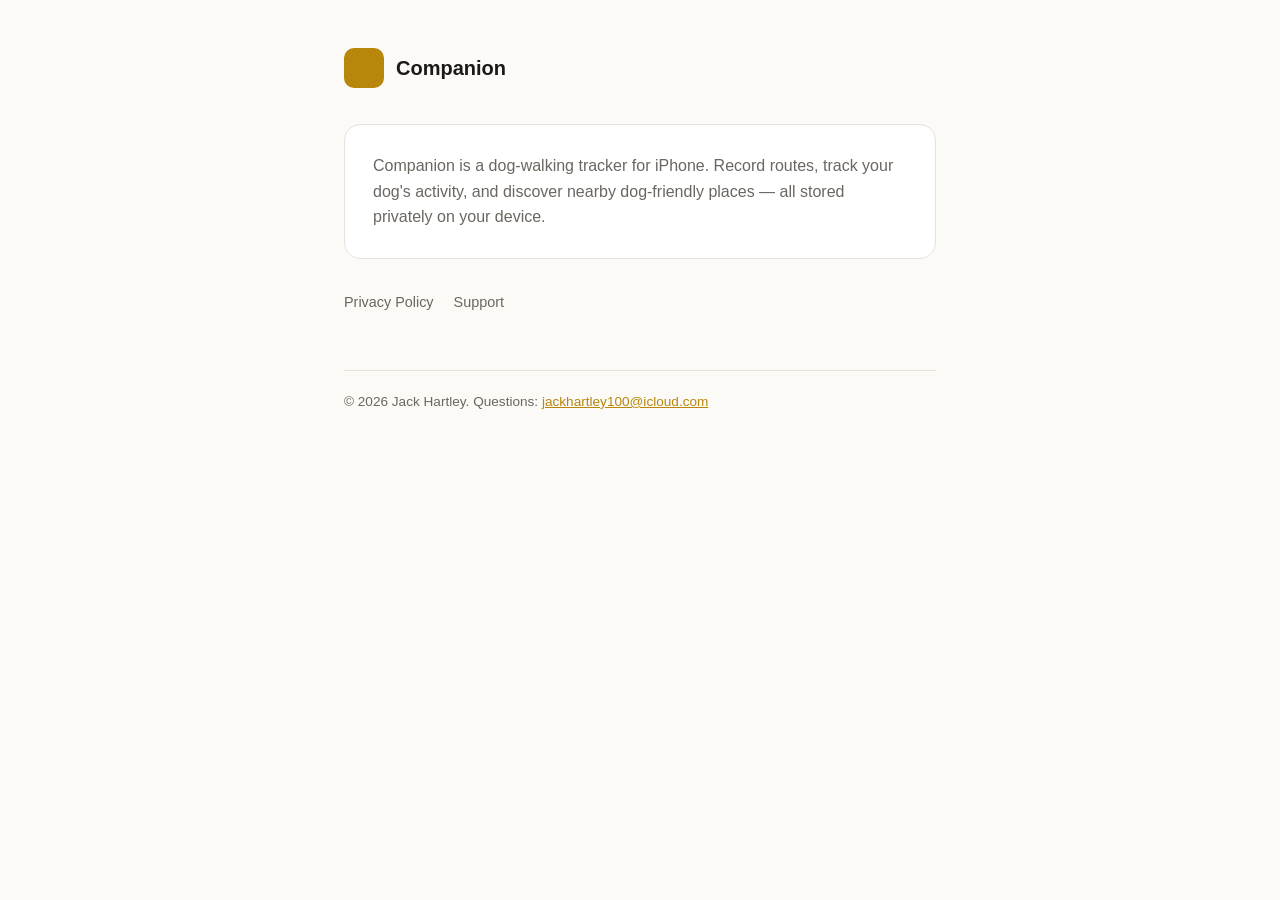
<file: Docs/index.html>
<!doctype html>
<html lang="en">
<head>
<meta charset="utf-8">
<meta name="viewport" content="width=device-width, initial-scale=1">
<title>Companion — Dog Walk Tracker</title>
<link rel="stylesheet" href="style.css">
</head>
<body>
<div class="wrap">
  <header class="site">
    <div class="mark"></div>
    <h1>Companion</h1>
  </header>

  <div class="hero">
    <p>Companion is a dog-walking tracker for iPhone. Record routes, track your dog's activity, and discover nearby dog-friendly places — all stored privately on your device.</p>
  </div>

  <nav class="top">
    <a href="privacy-policy.html">Privacy Policy</a>
    <a href="support.html">Support</a>
  </nav>

  <footer>
    &copy; 2026 Jack Hartley. Questions: <a href="mailto:jackhartley100@icloud.com">jackhartley100@icloud.com</a>
  </footer>
</div>
</body>
</html>
</file>
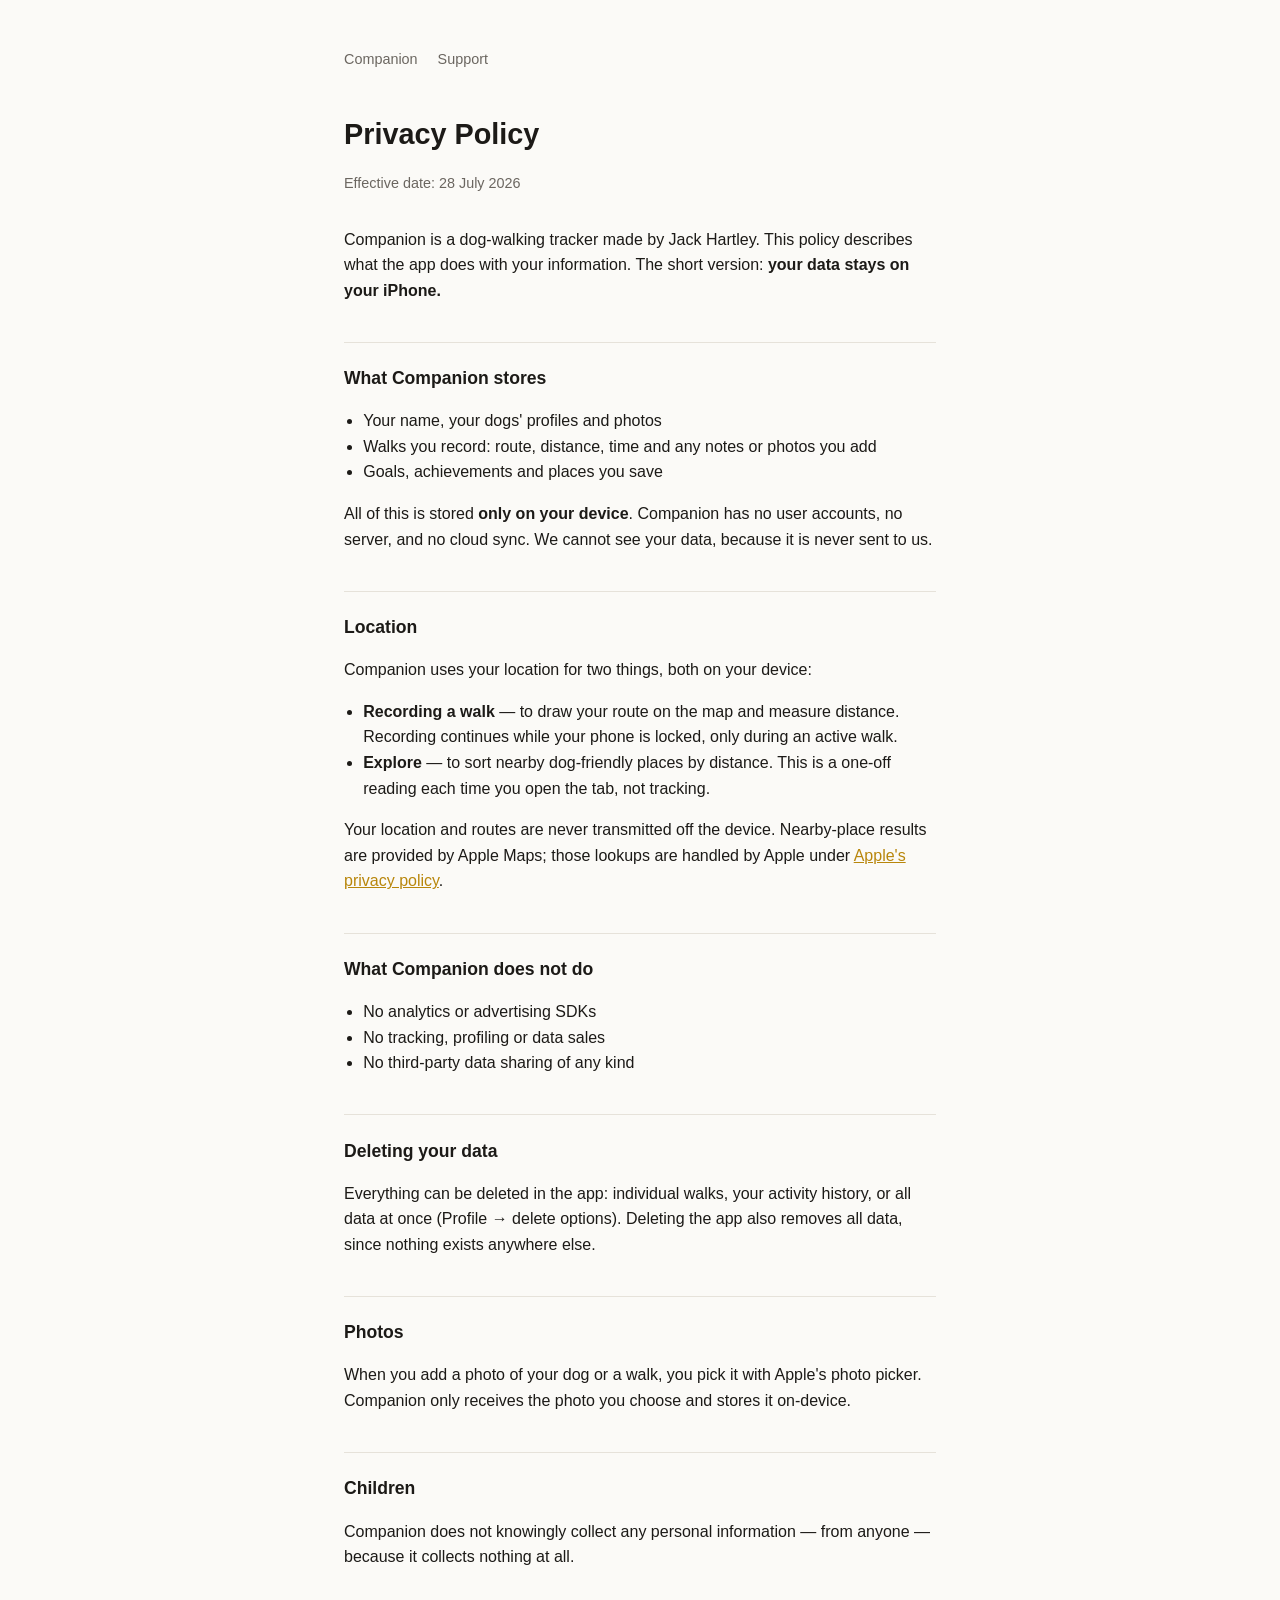
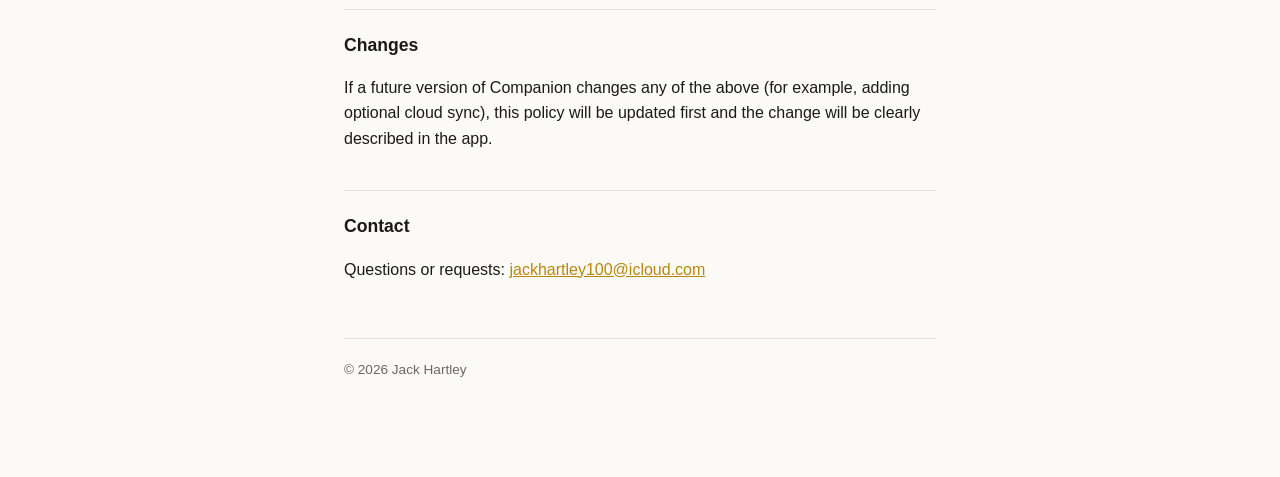
<file: Docs/privacy-policy.html>
<!doctype html>
<html lang="en">
<head>
<meta charset="utf-8">
<meta name="viewport" content="width=device-width, initial-scale=1">
<title>Privacy Policy — Companion</title>
<link rel="stylesheet" href="style.css">
</head>
<body>
<div class="wrap">
  <nav class="top">
    <a href="index.html">Companion</a>
    <a href="support.html">Support</a>
  </nav>

  <h1 class="page-title">Privacy Policy</h1>
  <p class="effective">Effective date: 28 July 2026</p>

  <p>Companion is a dog-walking tracker made by Jack Hartley. This policy describes what the app does with your information. The short version: <strong>your data stays on your iPhone.</strong></p>

  <h2>What Companion stores</h2>
  <ul>
    <li>Your name, your dogs' profiles and photos</li>
    <li>Walks you record: route, distance, time and any notes or photos you add</li>
    <li>Goals, achievements and places you save</li>
  </ul>
  <p>All of this is stored <strong>only on your device</strong>. Companion has no user accounts, no server, and no cloud sync. We cannot see your data, because it is never sent to us.</p>

  <h2>Location</h2>
  <p>Companion uses your location for two things, both on your device:</p>
  <ul>
    <li><strong>Recording a walk</strong> — to draw your route on the map and measure distance. Recording continues while your phone is locked, only during an active walk.</li>
    <li><strong>Explore</strong> — to sort nearby dog-friendly places by distance. This is a one-off reading each time you open the tab, not tracking.</li>
  </ul>
  <p>Your location and routes are never transmitted off the device. Nearby-place results are provided by Apple Maps; those lookups are handled by Apple under <a href="https://www.apple.com/legal/privacy/">Apple's privacy policy</a>.</p>

  <h2>What Companion does not do</h2>
  <ul>
    <li>No analytics or advertising SDKs</li>
    <li>No tracking, profiling or data sales</li>
    <li>No third-party data sharing of any kind</li>
  </ul>

  <h2>Deleting your data</h2>
  <p>Everything can be deleted in the app: individual walks, your activity history, or all data at once (Profile → delete options). Deleting the app also removes all data, since nothing exists anywhere else.</p>

  <h2>Photos</h2>
  <p>When you add a photo of your dog or a walk, you pick it with Apple's photo picker. Companion only receives the photo you choose and stores it on-device.</p>

  <h2>Children</h2>
  <p>Companion does not knowingly collect any personal information — from anyone — because it collects nothing at all.</p>

  <h2>Changes</h2>
  <p>If a future version of Companion changes any of the above (for example, adding optional cloud sync), this policy will be updated first and the change will be clearly described in the app.</p>

  <h2>Contact</h2>
  <p>Questions or requests: <a href="mailto:jackhartley100@icloud.com">jackhartley100@icloud.com</a></p>

  <footer>
    &copy; 2026 Jack Hartley
  </footer>
</div>
</body>
</html>
</file>
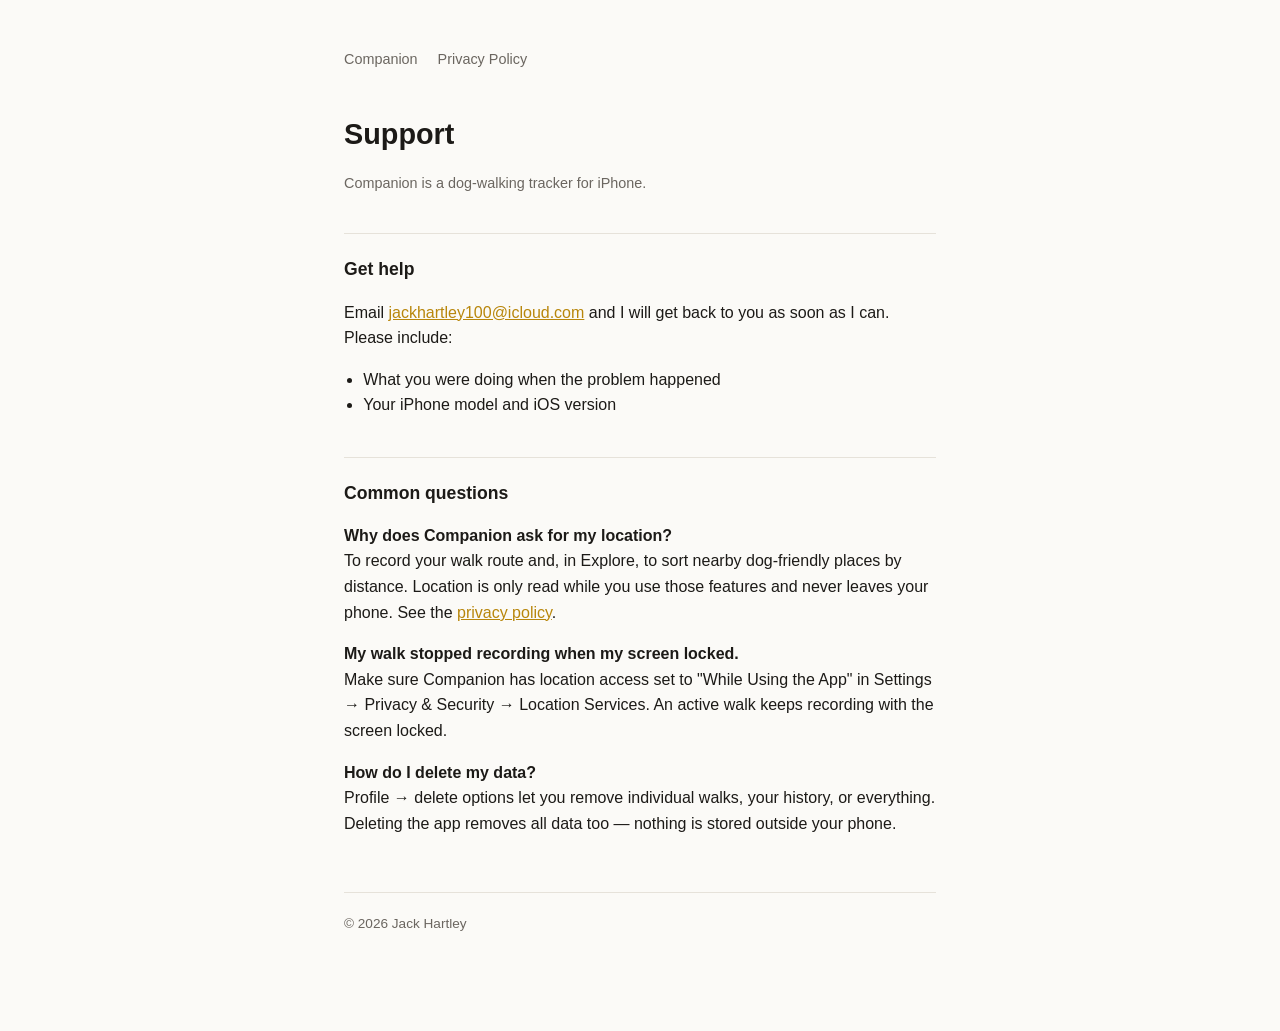
<file: Docs/support.html>
<!doctype html>
<html lang="en">
<head>
<meta charset="utf-8">
<meta name="viewport" content="width=device-width, initial-scale=1">
<title>Support — Companion</title>
<link rel="stylesheet" href="style.css">
</head>
<body>
<div class="wrap">
  <nav class="top">
    <a href="index.html">Companion</a>
    <a href="privacy-policy.html">Privacy Policy</a>
  </nav>

  <h1 class="page-title">Support</h1>
  <p class="effective">Companion is a dog-walking tracker for iPhone.</p>

  <h2>Get help</h2>
  <p>Email <a href="mailto:jackhartley100@icloud.com">jackhartley100@icloud.com</a> and I will get back to you as soon as I can. Please include:</p>
  <ul>
    <li>What you were doing when the problem happened</li>
    <li>Your iPhone model and iOS version</li>
  </ul>

  <h2>Common questions</h2>

  <p><strong>Why does Companion ask for my location?</strong><br>
  To record your walk route and, in Explore, to sort nearby dog-friendly places by distance. Location is only read while you use those features and never leaves your phone. See the <a href="privacy-policy.html">privacy policy</a>.</p>

  <p><strong>My walk stopped recording when my screen locked.</strong><br>
  Make sure Companion has location access set to "While Using the App" in Settings → Privacy & Security → Location Services. An active walk keeps recording with the screen locked.</p>

  <p><strong>How do I delete my data?</strong><br>
  Profile → delete options let you remove individual walks, your history, or everything. Deleting the app removes all data too — nothing is stored outside your phone.</p>

  <footer>
    &copy; 2026 Jack Hartley
  </footer>
</div>
</body>
</html>
</file>
<file: Docs/style.css>
:root {
  color-scheme: light dark;
  --bg: #fbfaf7;
  --fg: #1c1a17;
  --muted: #6b6660;
  --accent: #b8860b;
  --card: #ffffff;
  --border: #e6e2da;
}

@media (prefers-color-scheme: dark) {
  :root {
    --bg: #17140f;
    --fg: #f3efe8;
    --muted: #a8a196;
    --accent: #e0b84a;
    --card: #1f1b14;
    --border: #332e24;
  }
}

* { box-sizing: border-box; }

body {
  margin: 0;
  background: var(--bg);
  color: var(--fg);
  font-family: -apple-system, BlinkMacSystemFont, "Segoe UI", sans-serif;
  line-height: 1.6;
}

.wrap {
  max-width: 640px;
  margin: 0 auto;
  padding: 48px 24px 96px;
}

header.site {
  display: flex;
  align-items: center;
  gap: 12px;
  margin-bottom: 36px;
}

header.site .mark {
  width: 40px;
  height: 40px;
  border-radius: 10px;
  background: var(--accent);
  flex-shrink: 0;
}

header.site h1 {
  font-size: 1.25rem;
  margin: 0;
}

nav.top {
  margin-bottom: 40px;
  font-size: 0.9rem;
}

nav.top a {
  color: var(--muted);
  text-decoration: none;
  margin-right: 16px;
}

nav.top a:hover { color: var(--accent); }

h1.page-title {
  font-size: 1.8rem;
  margin: 0 0 4px;
}

.effective {
  color: var(--muted);
  font-size: 0.9rem;
  margin-bottom: 32px;
}

h2 {
  font-size: 1.1rem;
  margin-top: 2.2em;
  border-top: 1px solid var(--border);
  padding-top: 1.2em;
}

ul { padding-left: 1.2em; }

a { color: var(--accent); }

.hero {
  background: var(--card);
  border: 1px solid var(--border);
  border-radius: 16px;
  padding: 28px;
  margin-bottom: 32px;
}

.hero p { margin: 0; color: var(--muted); }

footer {
  margin-top: 56px;
  color: var(--muted);
  font-size: 0.85rem;
  border-top: 1px solid var(--border);
  padding-top: 20px;
}
</file>
